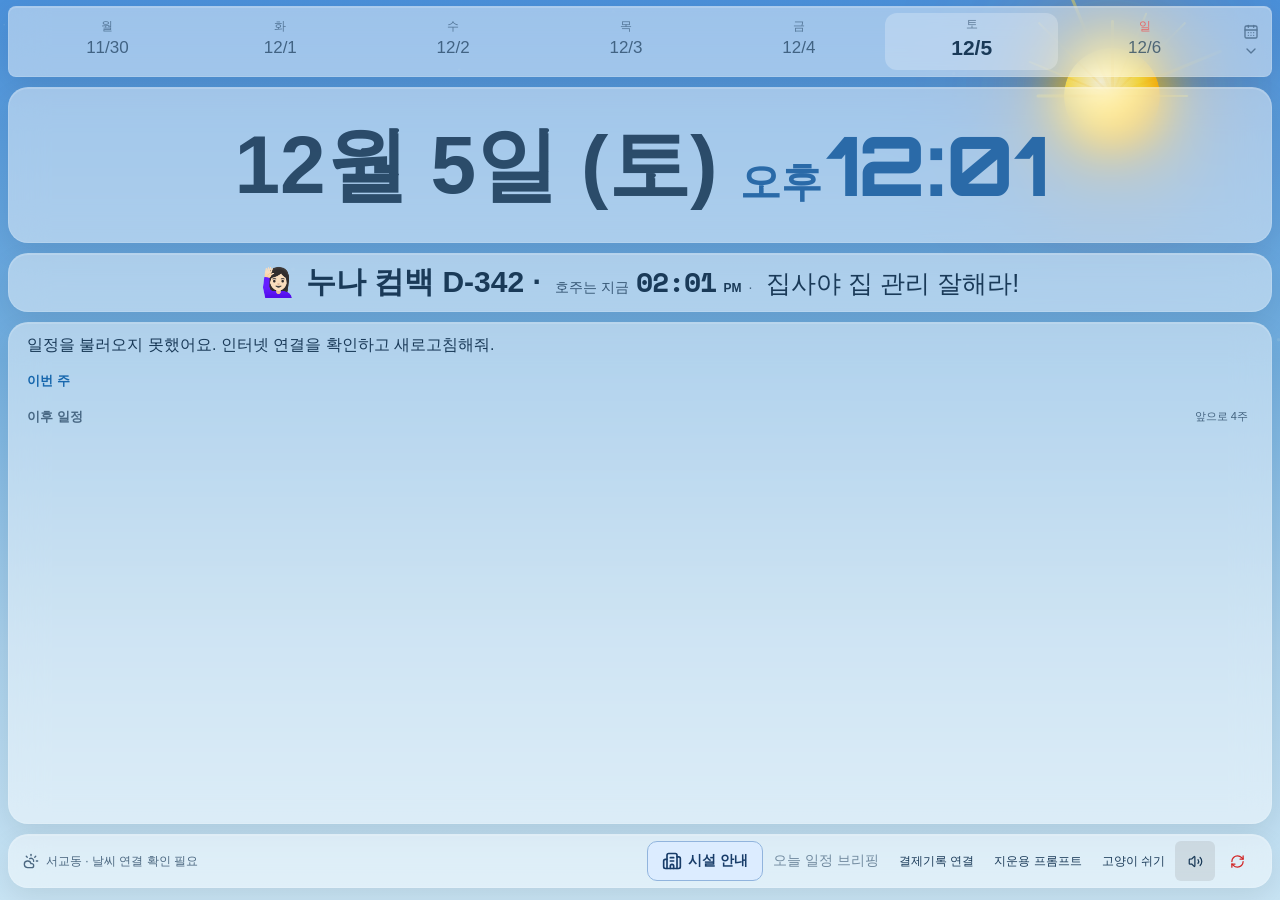
<file: index.html>
<!DOCTYPE html>
<html lang="ko">
<head>
  <meta charset="UTF-8">
  <meta name="viewport" content="width=device-width, initial-scale=1">
  <meta name="apple-mobile-web-app-capable" content="yes">
  <meta name="theme-color" content="#eef4f7">
  <title>우리 집 대시보드</title>
  <link rel="stylesheet" href="https://fonts.googleapis.com/css2?family=Orbitron:wght@700;800&family=Space+Mono:wght@700&display=swap">
  <link rel="stylesheet" href="styles.css?v=20261116-readable">
  <link rel="stylesheet" href="weather-scene.css">
  <link rel="stylesheet" href="legacy-look.css?v=20261117-waste-highlight">
  <script defer src="vendor/rrule.js"></script>
  <script defer src="vendor/lucide.min.js"></script>
  <script defer src="config.js?v=20261110-pet-voice"></script>
  <script defer src="schedule.js?v=20261110-payments2"></script>
  <script defer src="weather-scene.js"></script>
  <script defer src="facilities.js?v=20261117-waste-highlight"></script>
  <script defer src="house-cat.js?v=20261116-cat-routine"></script>
  <link rel="stylesheet" href="house-cat.css?v=20261116-cat-routine">
  <script defer src="briefing.js?v=20261117-australia-ampm"></script>
  <script defer src="payments.js?v=20261110"></script>
  <script defer src="payment-pet.js?v=20261116-cat-routine"></script>
  <script defer src="cloud-voice.js?v=20261110"></script>
  <script defer src="handoff.js?v=20261110"></script>
  <script defer src="app.js?v=20261117-waste-highlight"></script>
</head>
<body>
  <div id="bg-wrap" aria-hidden="true">
    <div id="sun"><div id="sun-rays"></div></div>
    <div id="moon"></div>
    <div id="clouds-wrap"></div>
    <div id="fog-wrap"></div>
    <canvas id="bg-canvas"></canvas>
    <div id="lightning"></div>
  </div>
  <main id="dashboard">
    <button id="weekly-toggle" class="card" aria-expanded="false" aria-controls="calendar-panel" title="주간 달력 열기">
      <span id="weekly-row"></span><span class="calendar-indicator"><i data-lucide="calendar-days"></i><i data-lucide="chevron-down"></i></span>
    </button>

    <section id="calendar-panel" class="card" hidden aria-label="일정 달력">
      <div class="calendar-toolbar">
        <div class="calendar-heading"><h2 id="calendar-title"></h2><span id="calendar-mode-label"></span></div>
        <div class="calendar-controls">
          <div class="segmented"><button id="mode-week" aria-pressed="true">주간</button><button id="mode-month" aria-pressed="false">월간</button></div>
          <button id="calendar-prev" class="icon-button" title="이전" aria-label="이전"><i data-lucide="chevron-left"></i></button>
          <button id="calendar-today" class="text-button">오늘</button>
          <button id="calendar-next" class="icon-button" title="다음" aria-label="다음"><i data-lucide="chevron-right"></i></button>
          <button id="calendar-close" class="icon-button" title="달력 닫기" aria-label="달력 닫기"><i data-lucide="x"></i></button>
        </div>
      </div>
      <div id="calendar-grid"></div>
    </section>

    <section class="day-header card" aria-label="현재 날짜와 시각">
      <div><p id="full-date"></p><h1 id="day-title">오늘</h1></div>
  <time id="clock" aria-label="한국 현재 시각"></time>
    </section>

    <section class="message-band card" aria-label="오늘의 한마디">
      <p id="message-source" hidden>오늘의 한마디</p>
      <span id="sync-status" class="sr-only" role="status">일정 불러오는 중</span>
      <div class="message-body"><span id="message-symbol" aria-hidden="true">🙋🏻‍♀️</span><div class="message-copy" tabindex="0" aria-label="오늘의 한마디 · 긴 문구는 좌우로 스크롤할 수 있어요"><div class="message-track"><strong id="return-countdown" hidden></strong><time id="australia-time" title="누나가 있는 멜버른의 현지 시각 · 서머타임 자동 반영" hidden><span class="australia-label">호주는 지금</span><strong id="australia-digits"></strong><span id="australia-period"></span></time><p id="message-text">날씨를 확인하고 있어. 나가기 전에 비 오는지 보고, 쌀쌀하면 겉옷 챙겨가.</p></div></div></div>
    </section>

    <div class="schedule-layout card">
      <section id="payment-section" hidden aria-label="결제할 것"><div id="payment-reminders"></div></section>
      <section class="today-section" aria-labelledby="today-heading">
        <div hidden><h2 id="today-heading">오늘 일정</h2><span id="today-count"></span></div>
        <div id="today-events" class="today-events"><p class="empty">일정을 불러오고 있어요.</p></div>
      </section>
      <section class="upcoming-section" aria-label="다가오는 일정">
        <div class="section-heading"><h2>이번 주</h2><span id="week-range"></span></div>
        <div id="week-events"></div>
        <div class="section-heading later-heading"><h2>이후 일정</h2><span>앞으로 4주</span></div>
        <div id="later-events"></div>
        <div id="pending-section" hidden><div class="section-heading later-heading"><h2>예약 확인</h2></div><div id="pending-events"></div></div>
      </section>
    </div>

    <footer class="card">
      <span id="weather-summary"><i data-lucide="cloud-sun"></i><span id="weather-small">서교동 · 날씨 확인 중</span></span>
      <button id="facility-toggle" class="text-button" aria-expanded="false" aria-controls="facility-panel"><i data-lucide="building-2"></i> 시설 안내</button>
      <button id="today-briefing" class="text-button" aria-haspopup="dialog" disabled>오늘 일정 브리핑</button>
      <button id="payment-connect" class="text-button" aria-haspopup="dialog">결제기록 연결</button>
      <button id="background-setup" class="text-button" aria-haspopup="dialog">지운용 프롬프트</button>
      <button id="payment-pet-pause" class="text-button" aria-pressed="false" aria-label="고양이 움직임 멈추기">고양이 쉬기</button>
      <div class="header-tools">
        <button id="sound-toggle" class="icon-button" title="음성 알림 켜기" aria-label="음성 알림 켜기" aria-pressed="false"><i data-lucide="volume-x"></i></button>
        <button id="refresh" class="icon-button" title="새로고침" aria-label="새로고침"><i data-lucide="refresh-cw"></i></button>
      </div>
    </footer>
    <aside id="facility-panel" class="card" hidden aria-label="시설 안내">
      <button id="facility-gym" class="facility-option" aria-haspopup="dialog" title="헬스장 운영시간과 상태"><strong>헬스장</strong><span id="gym-summary">회원권 이용 가능 · 운동 재개</span><i data-lucide="chevron-right"></i></button>
      <button id="facility-roof" class="facility-option" aria-haspopup="dialog" title="옥상 운영시간과 상태"><strong>옥상</strong><span id="roof-summary">폐쇄</span><i data-lucide="chevron-right"></i></button>
      <button id="facility-library" class="facility-option" aria-haspopup="dialog" title="도서관 운영시간과 상태"><strong>도서관</strong><span id="library-hours">운영시간 확인 중</span><i data-lucide="chevron-right"></i></button>
    </aside>
  </main>

  <div id="detail-overlay" class="overlay" hidden>
    <section id="detail-dialog" class="dialog card" role="dialog" aria-modal="true" aria-labelledby="detail-title" tabindex="-1">
      <button id="detail-close" class="icon-button dialog-close" title="닫기" aria-label="닫기"><i data-lucide="x"></i></button>
      <p id="detail-label" class="eyebrow"></p><h2 id="detail-title"></h2><div id="detail-content"></div>
    </section>
  </div>
  <div id="alert" hidden role="alert"><i data-lucide="bell-ring"></i><div><strong id="alert-title"></strong><p id="alert-text"></p></div><button id="alert-close" class="icon-button" aria-label="알림 닫기" title="알림 닫기"><i data-lucide="x"></i></button></div>
</body>
</html>
</file>
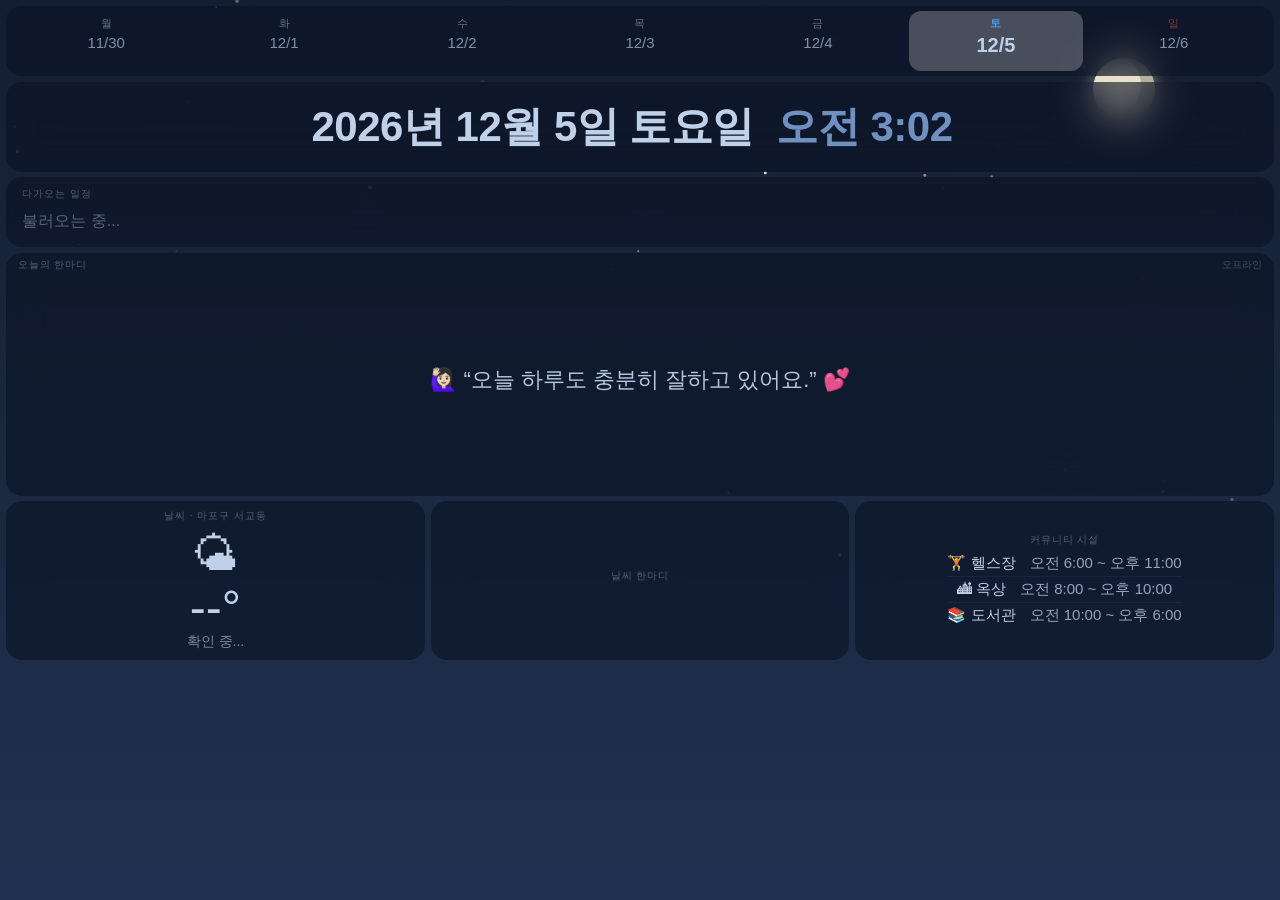
<file: dashboard.html>
<!DOCTYPE html>
<html lang="ko">
<head>
  <meta charset="UTF-8"/>
  <meta name="viewport" content="width=device-width, initial-scale=1.0, user-scalable=no"/>
  <meta name="apple-mobile-web-app-capable" content="yes"/>
  <meta name="apple-mobile-web-app-status-bar-style" content="black-translucent"/>
  <title>우리 집 대시보드</title>
  <style>
    *{margin:0;padding:0;box-sizing:border-box;}
    html,body{height:100%;overflow:hidden;}
    #bg-wrap{position:fixed;top:0;left:0;width:100%;height:100%;z-index:0;overflow:hidden;transition:background 3s ease;}
    #bg-canvas{position:absolute;top:0;left:0;width:100%;height:100%;pointer-events:none;}
    #lightning{position:absolute;top:0;left:0;width:100%;height:100%;pointer-events:none;background:rgba(200,220,255,0);transition:background 0.05s;}
    #sun{position:absolute;width:88px;height:88px;border-radius:50%;background:radial-gradient(circle at 38% 38%,#fff9d0,#ffd700 55%,#ff9900);box-shadow:0 0 30px #ffd700,0 0 70px rgba(255,180,0,0.55);top:55px;right:130px;display:none;animation:sunPulse 4s ease-in-out infinite;overflow:visible;}
    #sun-rays{position:absolute;top:0;left:0;width:88px;height:88px;animation:raysRotate 22s linear infinite;}
    .ray{position:absolute;width:2px;border-radius:2px;background:linear-gradient(to bottom,rgba(255,220,80,0.85),transparent);transform-origin:50% 100%;}
    @keyframes sunPulse{0%,100%{box-shadow:0 0 30px #ffd700,0 0 70px rgba(255,180,0,0.55);}50%{box-shadow:0 0 50px #ffd700,0 0 110px rgba(255,180,0,0.65);}}
    @keyframes raysRotate{to{transform:rotate(360deg);}}
    #moon{position:absolute;width:62px;height:62px;border-radius:50%;background:#e8e2cc;box-shadow:0 0 18px rgba(220,210,175,0.55),inset -14px -4px 0 rgba(0,0,0,0.22);top:58px;right:125px;display:none;}
    .cloud{position:absolute;border-radius:60px;animation:cloudDrift linear infinite;}
    @keyframes cloudDrift{from{transform:translateX(-160%)}to{transform:translateX(calc(100vw + 160%))}}
    #dash{position:relative;z-index:2;width:100%;height:100vh;height:-webkit-fill-available;padding:0.4rem;font-family:-apple-system,BlinkMacSystemFont,'Helvetica Neue',sans-serif;display:flex;flex-direction:column;gap:0.35rem;overflow:hidden;transition:color 2.5s ease;}
    .card{border-radius:16px;padding:0.6rem 1rem;backdrop-filter:blur(18px);-webkit-backdrop-filter:blur(18px);transition:background 2.5s ease;}
    .section-label{font-size:10px;font-weight:500;letter-spacing:.1em;text-transform:uppercase;opacity:.38;margin-bottom:4px;}

    /* 1행: 날짜+시간 */
    #header-card{   display:flex;   justify-content:center;   align-items:center;   flex-shrink:0;   position:relative;   min-height:90px; }
    #header-center{display:flex;align-items:baseline;}
    #date-display{font-size:42px;font-weight:600;line-height:1;letter-spacing:-.5px;}
    #time-display{font-size:42px;font-weight:600;line-height:1;letter-spacing:-.5px;margin-left:1.4rem;transition:color 2.5s ease;}
    #greeting{font-size:13px;opacity:.4;margin-left:1rem;}
    #theme-icon{position:absolute;right:.5rem;font-size:26px;}

    /* 1행: 위클리 캘린더 */
    #weekly-card{flex-shrink:0;padding:.3rem 0.8rem;}
    #weekly-row{display:grid;grid-template-columns:repeat(7,1fr);gap:4px;}
    .week-day{display:flex;flex-direction:column;align-items:center;gap:3px;padding:5px 4px;border-radius:10px;transition:background .3s;}
    .week-day-name{font-size:11px;font-weight:500;opacity:.48;text-transform:uppercase;}
    .week-date{font-size:15px;font-weight:500;opacity:.65;}
    .week-dot{width:5px;height:5px;border-radius:50%;margin-top:1px;opacity:0;}
    .week-day.today{background:rgba(255,255,255,0.24);border-radius:12px;}
    .week-day.today .week-day-name{opacity:.88;font-weight:700;}
    .week-day.today .week-date{font-size:20px;font-weight:700;opacity:1;}
    .week-day.has-event .week-dot{opacity:.75;}

    /* 3행: 다가오는 일정 */
    #events-card{flex:0 0 auto;max-height:150px;overflow:hidden;}
    .event-item{display:flex;align-items:center;gap:16px;padding:4px 0;border-bottom:1px solid rgba(128,128,128,.12);}
    .event-item:last-child{border-bottom:none;}
    .event-dday{font-size:14px;font-weight:700;min-width:56px;text-align:center;padding:5px 8px;border-radius:8px;flex-shrink:0;}
    .dday-today{background:rgba(200,0,0,.16);color:#c00;}
    .dday-soon{background:rgba(200,0,0,.12);color:#c00;}
    .dday-later{background:rgba(128,128,128,.15);}
    .event-when{display:flex;align-items:center;gap:10px;flex-shrink:0;}
    .event-date-txt{font-size:18px;font-weight:500;opacity:.9;white-space:nowrap;}
    .event-sep{font-size:14px;opacity:.3;}
    .event-time-txt{font-size:18px;opacity:.65;white-space:nowrap;}
    .event-title{font-size:21px;font-weight:500;flex:1;padding-left:12px;}
    .event-badge{font-size:12px;padding:3px 9px;border-radius:6px;opacity:.7;white-space:nowrap;flex-shrink:0;}

    /* 4행: 한마디 */
    #quote-card{flex:.5;padding:.3rem 0.7rem;display:flex;flex-direction:column;justify-content:center;}
    .quote-header{display:flex;justify-content:space-between;align-items:center;margin-bottom:3px;}
    .quote-label{font-size:10px;font-weight:500;letter-spacing:.1em;text-transform:uppercase;opacity:.38;}
    #sync-status{font-size:10px;opacity:.28;}
    .quote-body{display:flex;justify-content:center;align-items:center;text-align:center;flex:1;}
    .quote-text{font-size:22px;line-height:1.4;opacity:.95;font-weight:500;}
    .quote-author{font-size:13px;opacity:.38;margin-top:4px;text-align:center;}

    /* 5행: 날씨/멘트/시설 */
    #bottom-row{display:grid;grid-template-columns:1fr 1fr 1fr;gap:.4rem;}
    #weather-card{display:flex;flex-direction:column;justify-content:flex-start;align-items:center;text-align:center;padding:.5rem .8rem;}
    .weather-top{display:flex;flex-direction:column;align-items:center;gap:3px;}
    .weather-temp{font-size:48px;font-weight:500;line-height:1;}
    .weather-meta{display:flex;flex-direction:column;gap:1px;align-items:center;}
    .weather-meta span{font-size:14px;opacity:.6;}
    #comment-card{display:flex;flex-direction:column;justify-content:center;align-items:center;gap:5px;text-align:center;padding:.5rem .8rem;}
    .wcl{font-size:15px;font-weight:500;opacity:.9;background:rgba(128,128,128,.14);padding:4px 12px;border-radius:22px;display:inline-block;}
    #facility-card{display:flex;flex-direction:column;justify-content:center;align-items:center;text-align:center;padding:.5rem .8rem;}
    .fac-row{display:flex;justify-content:center;align-items:center;padding:3px 0;border-bottom:1px solid rgba(128,128,128,.1);gap:14px;width:100%;}
    .fac-row:last-child{border-bottom:none;}
    .fac-name{font-size:15px;white-space:nowrap;}
    .fac-time{font-size:15px;font-weight:500;opacity:.75;white-space:nowrap;}
    .closed{opacity:.32;text-decoration:line-through;}

    /* 알림 팝업 */
    #alert-popup{display:none;position:fixed;bottom:24px;left:50%;transform:translateX(-50%);z-index:999;background:rgba(15,22,38,0.94);color:#fff;border-radius:22px;padding:18px 22px;min-width:300px;max-width:520px;backdrop-filter:blur(24px);-webkit-backdrop-filter:blur(24px);box-shadow:0 8px 32px rgba(0,0,0,0.45);cursor:pointer;border:1px solid rgba(255,255,255,0.14);text-align:center;animation:slideUp .4s cubic-bezier(.34,1.56,.64,1);}
    @keyframes slideUp{from{transform:translateX(-50%) translateY(80px);opacity:0;}to{transform:translateX(-50%) translateY(0);opacity:1;}}
    #alert-popup .al-close{display:block;font-size:11px;opacity:.4;text-align:right;margin-bottom:8px;}
    #alert-popup .al-title{font-size:12px;opacity:.55;margin-bottom:6px;}
    #alert-popup .al-countdown{font-size:44px;font-weight:700;letter-spacing:-.5px;line-height:1;margin-bottom:4px;}
    #alert-popup .al-clock{font-size:17px;opacity:.62;margin-bottom:10px;}
    #alert-popup .al-event{font-size:15px;opacity:.72;border-top:1px solid rgba(255,255,255,0.12);padding-top:10px;}
    #alert-popup .al-hint{font-size:11px;opacity:.3;margin-top:8px;}
  </style>
</head>
<body>
<div id="bg-wrap">
  <div id="sun"><div id="sun-rays"></div></div>
  <div id="moon"></div>
  <div id="clouds-wrap" style="position:absolute;top:0;left:0;width:100%;height:100%;pointer-events:none;overflow:hidden;"></div>
  <canvas id="bg-canvas"></canvas>
  <div id="lightning"></div>
</div>

<div id="dash">

  <!-- 1행: 위클리 캘린더 -->
  <div id="weekly-card" class="card">
    <div id="weekly-row"></div>
  </div>

  <!-- 2행: 날짜+시간 -->
  <div id="header-card" class="card">
    <div id="header-center">
      <div id="date-display">로딩 중...</div>
      <div id="time-display">--:--</div>
      <div id="greeting"></div>
    </div>
    <div id="theme-icon">☀️</div>
  </div>

  <!-- 3행: 다가오는 일정 -->
  <div id="events-card" class="card">
    <div class="section-label">다가오는 일정</div>
    <div id="events-list"><div style="opacity:.4;font-size:16px;padding:6px 0;">불러오는 중...</div></div>
  </div>

  <!-- 4행: 오늘의 한마디 -->
  <div id="quote-card" class="card">
    <div class="quote-header">
      <span class="quote-label">오늘의 한마디</span>
      <span id="sync-status"></span>
    </div>
    <div class="quote-body">
      <div>
        <div class="quote-text" id="quote-text">불러오는 중...</div>
        <div class="quote-author" id="quote-author"></div>
      </div>
    </div>
  </div>

  <!-- 5행: 날씨 / 멘트 / 시설 -->
  <div id="bottom-row">
    <div id="weather-card" class="card">
      <div class="section-label">날씨 · 마포구 서교동</div>
      <div class="weather-top">
        <div id="weather-icon" style="font-size:46px;">🌤</div>
        <div class="weather-meta">
          <div class="weather-temp" id="weather-temp">--°</div>
          <span id="weather-desc">확인 중...</span>
          <span id="weather-feels"></span>
        </div>
      </div>
    </div>
    <div id="comment-card" class="card">
      <div class="section-label">날씨 한마디</div>
      <div id="weather-comments"></div>
    </div>
    <div id="facility-card" class="card">
      <div class="section-label">커뮤니티 시설</div>
      <div id="facility-list"></div>
    </div>
  </div>

</div>

<div id="alert-popup" onclick="closeAlert()">
  <span class="al-close">탭해서 닫기 ✕</span>
  <div class="al-title">🔔 곧 일정이 있어요</div>
  <div class="al-countdown" id="al-countdown"></div>
  <div class="al-clock" id="al-time-text"></div>
  <div class="al-event" id="al-event-title"></div>
  <div class="al-hint">탭하면 닫혀요 · 15초 후 자동으로 사라져요</div>
</div>

<script>
var FIXED_LAT=37.5546,FIXED_LON=126.9236;
var SHEET_ID="1Iu8teB0ds5lzNVZwb-V353WnEjzlSU4anMAcMZJ0LY4";
var OPENSHEET_URL="https://opensheet.elk.sh/"+SHEET_ID+"/%EC%8B%9C%ED%8A%B81";
var HOLIDAYS_2026={
  '2026-01-01':'신정','2026-01-28':'설연휴','2026-01-29':'설날','2026-01-30':'설연휴',
  '2026-03-01':'삼일절','2026-05-05':'어린이날','2026-05-25':'부처님오신날',
  '2026-06-06':'현충일','2026-08-15':'광복절','2026-10-03':'개천절',
  '2026-10-04':'추석','2026-10-05':'추석연휴','2026-10-09':'한글날','2026-12-25':'성탄절',
};
var DAYS_KR=["일요일","월요일","화요일","수요일","목요일","금요일","토요일"];
var DAYS_SHORT=["일","월","화","수","목","금","토"];
var MONTHS_KR=["1월","2월","3월","4월","5월","6월","7월","8월","9월","10월","11월","12월"];
var FAC={
  gym:{name:"🏋 헬스장",hours:{0:"10:00~18:00",1:null,2:"06:00~23:00",3:"06:00~23:00",4:"06:00~23:00",5:"06:00~23:00",6:"06:00~23:00"}},
  roof:{name:"🏙 옥상",hours:{0:"08:00~22:00",1:"08:00~22:00",2:"08:00~22:00",3:"08:00~22:00",4:"08:00~22:00",5:"08:00~22:00",6:"08:00~22:00"}},
  library:{name:"📚 도서관",hours:{0:null,1:null,2:"10:00~19:00",3:"10:00~19:00",4:"10:00~19:00",5:"10:00~19:00",6:"10:00~18:00"}},
};

var THEMES={
  clearDay:    {bg:"linear-gradient(180deg,#4A90D9 0%,#72AEDE 40%,#A8CFEA 72%,#C8E4F4 100%)",text:"#1A3A58",timeColor:"#2A6AA8",card:"rgba(255,255,255,0.46)"},
  sunrise:     {bg:"linear-gradient(180deg,#5B6BAE 0%,#A07EB8 30%,#E89878 62%,#F8CFA0 100%)",text:"#2A1840",timeColor:"#7A4080",card:"rgba(255,255,255,0.40)"},
  sunset:      {bg:"linear-gradient(180deg,#5068A8 0%,#9868A8 28%,#D87868 58%,#F0B080 100%)",text:"#201030",timeColor:"#6838A0",card:"rgba(255,255,255,0.38)"},
  clearNight:  {bg:"linear-gradient(180deg,#1E2C4A 0%,#283C5E 45%,#344D78 100%)",text:"#D8E8FF",timeColor:"#90B0E0",card:"rgba(20,30,55,0.55)"},
  deepNight:   {bg:"linear-gradient(180deg,#141E32 0%,#1A2840 50%,#203050 100%)",text:"#C0D0E8",timeColor:"#7090C0",card:"rgba(12,18,35,0.58)"},
  partlyCloudy:{bg:"linear-gradient(180deg,#5898C8 0%,#80B4D4 38%,#A8CCDE 72%,#C8DDE8 100%)",text:"#183048",timeColor:"#2A6090",card:"rgba(255,255,255,0.46)"},
  cloudy:      {bg:"linear-gradient(180deg,#6A8098 0%,#8A9EB0 38%,#A8B8C4 72%,#C0CDD6 100%)",text:"#1E2C38",timeColor:"#3A5870",card:"rgba(255,255,255,0.46)"},
  foggy:       {bg:"linear-gradient(180deg,#9AAAB2 0%,#B0BEC6 48%,#CDD8DC 100%)",text:"#243038",timeColor:"#485A68",card:"rgba(255,255,255,0.48)"},
  drizzle:     {bg:"linear-gradient(180deg,#4A607A 0%,#607888 48%,#7E9098 100%)",text:"#D8E5EE",timeColor:"#90B0C8",card:"rgba(30,42,55,0.52)"},
  rain:        {bg:"linear-gradient(180deg,#344456 0%,#445464 45%,#546475 100%)",text:"#D0DDE8",timeColor:"#7898B8",card:"rgba(22,32,45,0.55)"},
  snow:        {bg:"linear-gradient(180deg,#8898A8 0%,#A8B8C8 42%,#C8D8E0 72%,#E0EAED 100%)",text:"#1E2E3A",timeColor:"#486078",card:"rgba(255,255,255,0.50)"},
  storm:       {bg:"linear-gradient(180deg,#222C40 0%,#2C3850 45%,#384560 100%)",text:"#C0D0E0",timeColor:"#6888B0",card:"rgba(15,20,35,0.60)"},
};

function getThemeKey(code,hour){
  var night=hour<5||hour>=21,sunrise=hour>=5&&hour<8,sunset=hour>=18&&hour<21,deep=hour>=23||hour<4;
  if(code===0||code===1){if(deep)return'deepNight';if(night)return'clearNight';if(sunrise)return'sunrise';if(sunset)return'sunset';return'clearDay';}
  if(code===2)return night?'cloudy':'partlyCloudy';
  if(code===3)return'cloudy';
  if(code===45||code===48)return'foggy';
  if(code===51||code===53||code===55)return'drizzle';
  if(code===61||code===63||code===65||code===80||code===81||code===82)return'rain';
  if(code===71||code===73||code===75||code===77)return'snow';
  if(code===95||code===96||code===99)return'storm';
  return night?'clearNight':'clearDay';
}

var currentKey='',animFrame=null,ltTimer=null;
function applyTheme(key){
  var t=THEMES[key]||THEMES.clearDay;
  document.getElementById('bg-wrap').style.background=t.bg;
  document.getElementById('dash').style.color=t.text;
  document.getElementById('time-display').style.color=t.timeColor;
  document.querySelectorAll('.card').forEach(function(c){c.style.background=t.card;});
  if(key===currentKey)return;
  currentKey=key;
  buildScene(key);
  startParticles(key);
}

function buildScene(key){
  var sun=document.getElementById('sun'),moon=document.getElementById('moon'),cw=document.getElementById('clouds-wrap');
  var rays=document.getElementById('sun-rays');
  if(!rays.dataset.built){
    rays.dataset.built='1';
    for(var i=0;i<12;i++){var ray=document.createElement('div');ray.className='ray';var len=32+(i%3)*12,total=44+len;ray.style.cssText='height:'+total+'px;width:2px;left:43px;top:'+(44-total)+'px;transform-origin:50% 100%;transform:rotate('+(i*30)+'deg);';rays.appendChild(ray);}
  }
  sun.style.display=(key==='clearDay'||key==='sunrise')?'block':'none';
  moon.style.display=(key==='clearNight'||key==='deepNight')?'block':'none';
  cw.innerHTML='';
  var cloudKeys=['partlyCloudy','cloudy','drizzle','rain','storm','sunset'];
  if(cloudKeys.indexOf(key)>=0){
    var cnt=(key==='cloudy'||key==='rain'||key==='storm')?6:3;
    var dark=(key==='rain'||key==='storm'||key==='drizzle');
    for(var i=0;i<cnt;i++){var cl=document.createElement('div');cl.className='cloud';var w=110+Math.random()*160,h=w*.36,top=20+Math.random()*200,dur=45+Math.random()*55,delay=-Math.random()*dur,color=dark?'rgba(35,45,58,0.82)':'rgba(255,255,255,0.78)';cl.style.cssText='width:'+w+'px;height:'+h+'px;top:'+top+'px;background:'+color+';animation-duration:'+dur+'s;animation-delay:'+delay+'s;';cl.innerHTML='<div style="position:absolute;width:'+(h*1.5)+'px;height:'+(h*1.5)+'px;background:'+color+';border-radius:50%;top:-'+(h*.55)+'px;left:'+(w*.18)+'px;"></div><div style="position:absolute;width:'+(h*1.2)+'px;height:'+(h*1.2)+'px;background:'+color+';border-radius:50%;top:-'+(h*.38)+'px;left:'+(w*.44)+'px;"></div>';cw.appendChild(cl);}
  }
  if(ltTimer){clearInterval(ltTimer);ltTimer=null;}
  if(key==='storm'){ltTimer=setInterval(function(){if(Math.random()<0.28){var el=document.getElementById('lightning');el.style.background='rgba(200,220,255,0.38)';setTimeout(function(){el.style.background='rgba(200,220,255,0)';},90);}},3200);}
}

function startParticles(key){
  if(animFrame){cancelAnimationFrame(animFrame);animFrame=null;}
  var canvas=document.getElementById('bg-canvas'),ctx=canvas.getContext('2d');
  canvas.width=window.innerWidth;canvas.height=window.innerHeight;
  ctx.clearRect(0,0,canvas.width,canvas.height);
  var pts=[];
  if(key==='rain'||key==='drizzle'||key==='storm'){
    var cnt=key==='drizzle'?75:220;
    for(var i=0;i<cnt;i++)pts.push({x:Math.random()*canvas.width,y:Math.random()*canvas.height,spd:key==='drizzle'?3+Math.random()*3:10+Math.random()*10,len:key==='drizzle'?7+Math.random()*7:14+Math.random()*18,op:.18+Math.random()*.38});
    (function loop(){ctx.clearRect(0,0,canvas.width,canvas.height);pts.forEach(function(p){ctx.beginPath();ctx.lineWidth=1;ctx.globalAlpha=p.op;ctx.strokeStyle='rgba(175,210,255,1)';ctx.moveTo(p.x,p.y);ctx.lineTo(p.x-p.len*.18,p.y-p.len);ctx.stroke();p.y+=p.spd;p.x+=p.spd*.18;if(p.y>canvas.height){p.y=-20;p.x=Math.random()*canvas.width;}});ctx.globalAlpha=1;animFrame=requestAnimationFrame(loop);})();
  } else if(key==='snow'){
    for(var i=0;i<130;i++)pts.push({x:Math.random()*canvas.width,y:Math.random()*canvas.height,r:1.5+Math.random()*3.5,spd:.4+Math.random()*1.2,dr:(Math.random()-.5)*.25,op:.55+Math.random()*.45,a:Math.random()*Math.PI*2});
    (function loop(){ctx.clearRect(0,0,canvas.width,canvas.height);pts.forEach(function(p){ctx.beginPath();ctx.arc(p.x,p.y,p.r,0,Math.PI*2);ctx.fillStyle='rgba(255,255,255,'+p.op+')';ctx.fill();p.y+=p.spd;p.a+=.018;p.x+=Math.sin(p.a)*p.dr;if(p.y>canvas.height){p.y=-8;p.x=Math.random()*canvas.width;}});animFrame=requestAnimationFrame(loop);})();
  } else if(key==='clearNight'||key==='deepNight'){
    for(var i=0;i<110;i++)pts.push({x:Math.random()*canvas.width,y:Math.random()*canvas.height*.72,r:.4+Math.random()*1.6,base:.25+Math.random()*.75,spd:.008+Math.random()*.025,off:Math.random()*Math.PI*2});
    var t=0;(function loop(){ctx.clearRect(0,0,canvas.width,canvas.height);t+=.018;pts.forEach(function(p){var op=p.base*(.5+.5*Math.sin(t*p.spd*60+p.off));ctx.beginPath();ctx.arc(p.x,p.y,p.r,0,Math.PI*2);ctx.fillStyle='rgba(255,252,230,'+op+')';ctx.fill();});animFrame=requestAnimationFrame(loop);})();
  }
}

function to12h(ts){var h=parseInt(ts.slice(0,2)),m=ts.slice(3,5);return(h<12?'오전':'오후')+' '+(h%12||12)+':'+m;}
function facTime(t){if(!t)return'휴무';var p=t.split('~');return p.length===2?to12h(p[0])+' ~ '+to12h(p[1]):t;}

/* ── 위클리 캘린더 ── */
var currentEventDates=[];
function buildWeekly(){
  var now=new Date();
  var dow=now.getDay();
  var monday=new Date(now);
  monday.setDate(now.getDate()-((dow+6)%7));
  var row=document.getElementById('weekly-row');
  row.innerHTML='';
  for(var i=0;i<7;i++){
    var d=new Date(monday);
    d.setDate(monday.getDate()+i);
    var isToday=d.toDateString()===now.toDateString();
    var dateStr=d.getFullYear()+'-'+String(d.getMonth()+1).padStart(2,'0')+'-'+String(d.getDate()).padStart(2,'0');
    var hasEvent=currentEventDates.indexOf(dateStr)>=0;
    var holiday=HOLIDAYS_2026[dateStr]||'';
    var isSat=d.getDay()===6;
    var isSun=d.getDay()===0;
    var isRed=isSun||!!holiday;
    var dayNameColor=isRed?'color:rgba(255,90,90,0.95);':isSat?'color:rgba(80,170,255,0.95);':'';
    var bottom='';
    if(hasEvent) bottom='<span class="week-dot" style="background:#FFD700;opacity:1;"></span>';
    else if(holiday) bottom='<span style="font-size:8px;opacity:.75;'+(isRed?'color:rgba(255,100,100,.9)':'')+';line-height:1;display:block;text-align:center;white-space:nowrap;overflow:hidden;max-width:100%;">'+holiday+'</span>';
    else bottom='<span class="week-dot"></span>';
    var div=document.createElement('div');
    div.className='week-day'+(isToday?' today':'');
    div.innerHTML=
      '<span class="week-day-name" style="'+dayNameColor+'">'+DAYS_SHORT[d.getDay()]+'</span>'+
      '<span class="week-date">'+(d.getMonth()+1)+'/'+d.getDate()+'</span>'+
      bottom;
    row.appendChild(div);
  }
}

function updateClock(){
  var now=new Date(),h=now.getHours();
  document.getElementById('time-display').textContent=' '+to12h(String(h).padStart(2,'0')+':'+String(now.getMinutes()).padStart(2,'0'));
  document.getElementById('date-display').textContent=now.getFullYear()+'년 '+MONTHS_KR[now.getMonth()]+' '+now.getDate()+'일 '+DAYS_KR[now.getDay()];
  document.getElementById('theme-icon').textContent=THEMES[currentKey]?'':' ';
}

function loadFacility(){
  var dow=new Date().getDay();
  document.getElementById('facility-list').innerHTML=['gym','roof','library'].map(function(k){var f=FAC[k],t=f.hours[dow];return'<div class="fac-row"><span class="fac-name'+(!t?' closed':'')+'">'+f.name+'</span><span class="fac-time'+(!t?' closed':'')+'">'+facTime(t)+'</span></div>';}).join('');
}

function renderEvents(events){
  var list=document.getElementById('events-list');
  var now=new Date(),todayMid=new Date(now.getFullYear(),now.getMonth(),now.getDate()),todayStr=now.toISOString().slice(0,10);
  currentEventDates=events.map(function(e){return e.date;});
  buildWeekly();
  var sorted=events.filter(function(e){return e.date>=todayStr;}).sort(function(a,b){return(a.date+a.time).localeCompare(b.date+b.time);}).slice(0,4);
  if(!sorted.length){list.innerHTML='<div style="opacity:.4;font-size:17px;padding:6px 0;">다가오는 일정이 없어요 😊</div>';return;}
  list.innerHTML=sorted.map(function(ev){
    var evDate=new Date(ev.date+'T'+ev.time);
    var diff=Math.round((new Date(evDate.getFullYear(),evDate.getMonth(),evDate.getDate())-todayMid)/86400000);
    var dt=diff===0?'D-day':'D-'+diff;
    var dc=diff===0?'dday-today':diff===1?'dday-soon':'dday-later';
    var mo=parseInt(ev.date.slice(5,7)),d=parseInt(ev.date.slice(8,10));
    var bc=ev.type==='repeat'?'rgba(121,134,203,0.28)':'rgba(100,180,120,0.22)';
    var bt=ev.type==='repeat'?'🔁 '+ev.note:'1회';
    return'<div class="event-item"><div class="event-dday '+dc+'">'+dt+'</div><div class="event-when"><span class="event-date-txt">'+mo+'월 '+d+'일 ('+DAYS_KR[evDate.getDay()]+')</span><span class="event-sep">·</span><span class="event-time-txt">'+to12h(ev.time)+'</span></div><span class="event-title">'+ev.title+'</span><span class="event-badge" style="background:'+bc+';">'+bt+'</span></div>';
  }).join('');
}

function fetchSheetData(){
  fetch(OPENSHEET_URL).then(function(r){return r.json();}).then(function(rows){
    var data={};rows.forEach(function(row){if(row.key)data[row.key]=row.value||'';});
    document.getElementById('quote-text').textContent='🙋🏻\u200d♀️ \u201C'+(data['quote']||'오늘 하루도 충분히 잘하고 있어요.')+'\u201D 💕';
    document.getElementById('quote-author').textContent=data['author']?'— '+data['author']:'';
    var events=[];
    for(var i=1;i<=10;i++){if(data['event'+i+'_date']&&data['event'+i+'_time']&&data['event'+i+'_title']){var rep=data['event'+i+'_repeat']||'';events.push({date:data['event'+i+'_date'],time:data['event'+i+'_time'],title:data['event'+i+'_title'],type:rep?'repeat':'one-time',note:rep});}}
    renderEvents(events);
    var now=new Date();
    document.getElementById('sync-status').textContent=to12h(String(now.getHours()).padStart(2,'0')+':'+String(now.getMinutes()).padStart(2,'0'))+' 업데이트됨';
  }).catch(function(){document.getElementById('quote-text').textContent='🙋🏻\u200d♀️ \u201C오늘 하루도 충분히 잘하고 있어요.\u201D 💕';document.getElementById('sync-status').textContent='오프라인';});
}

/* ── 날씨 ── */
function makeComments(cur,high,low,maxP,aftP){
  var lines=[],diff=high-low,h=new Date().getHours();
  if(maxP>=70)lines.push('☂️ 우산 꼭 챙겨요!');
  else if(aftP>=50)lines.push('🌂 오후에 우산 챙겨요');
  else if(maxP>=30)lines.push('🌦 우산 챙겨두면 좋아요');
  else lines.push('☀️ 우산 없이 괜찮아요');
  if(diff>=10)lines.push('🧥 일교차 '+Math.round(diff)+'도! 겉옷 챙겨요');
  else if(diff>=7)lines.push('🌡 저녁엔 쌀쌀할 수 있어요');
  if(cur<=2)lines.push('🥶 많이 추워요. 따뜻하게 입어요');
  else if(cur<=8)lines.push('🧤 쌀쌀해요. 손 챙겨요');
  else if(cur>=28)lines.push('🥵 많이 더워요. 물 자주 마셔요');
  else if(cur>=23)lines.push('😊 오늘 날씨 따뜻해요');
  if(h>=5&&h<9)lines.push('🍳 아침 챙겨 먹었어요?');
  else if(h>=18&&h<21)lines.push('🌙 오늘도 수고했어요');
  return lines.slice(0,3);
}

function loadWeather(){
  fetch('https://api.open-meteo.com/v1/forecast?latitude='+FIXED_LAT+'&longitude='+FIXED_LON+'&current=temperature_2m,apparent_temperature,weather_code&hourly=precipitation_probability&daily=temperature_2m_max,temperature_2m_min&timezone=Asia%2FSeoul&forecast_days=1')
    .then(function(r){return r.json();})
    .then(function(data){
      var cur=Math.round(data.current.temperature_2m),feels=Math.round(data.current.apparent_temperature),code=data.current.weather_code;
      var high=Math.round(data.daily.temperature_2m_max[0]),low=Math.round(data.daily.temperature_2m_min[0]);
      var probs=(data.hourly&&data.hourly.precipitation_probability)||[];
      var maxP=Math.max.apply(null,probs.slice(0,24)),aftP=Math.max.apply(null,probs.slice(12,18));
      var icons={0:'☀️',1:'🌤️',2:'⛅',3:'☁️',45:'🌫️',51:'🌦️',53:'🌦️',61:'🌧️',63:'🌧️',65:'🌧️',71:'❄️',80:'🌦️',95:'⛈️'};
      var descs={0:'맑음',1:'대체로 맑음',2:'구름 조금',3:'흐림',45:'안개',51:'이슬비',53:'이슬비',61:'비',63:'비',65:'강한 비',71:'눈',80:'소나기',95:'뇌우'};
      document.getElementById('weather-icon').textContent=icons[code]||'🌡️';
      document.getElementById('weather-temp').textContent=cur+'°';
      document.getElementById('weather-desc').textContent=(descs[code]||'')+'  최고 '+high+'° / 최저 '+low+'°';
      document.getElementById('weather-feels').textContent='체감 '+feels+'°';
      document.getElementById('weather-comments').innerHTML=makeComments(cur,high,low,maxP,aftP).map(function(c){return'<span class="wcl">'+c+'</span>';}).join('');
      var key=getThemeKey(code,new Date().getHours());
      applyTheme(key);
      document.getElementById('theme-icon').textContent=icons[code]||'🌡️';
    }).catch(function(){function fixHeight(){document.getElementById('dash').style.height=window.innerHeight+'px';}
fixHeight();
window.addEventListener('resize',fixHeight);
window.addEventListener('orientationchange',function(){setTimeout(fixHeight,300);});
applyTheme(getThemeKey(0,new Date().getHours()));});
}

/* ── 알림 ── */
var notifiedEvents={},currentEvents=[];
function playChime(){
  try{
    var ac=new(window.AudioContext||window.webkitAudioContext)();
    var melody=[[523,0.00,0.45,0.18],[659,0.38,0.35,0.18],[784,0.68,0.35,0.18],[1047,0.96,0.65,0.20],[1319,1.54,0.32,0.16],[1047,1.80,0.32,0.18],[880,2.06,0.42,0.18],[784,2.44,0.55,0.18],[659,2.92,0.30,0.16],[784,3.16,0.30,0.18],[880,3.40,0.32,0.18],[1047,3.65,0.72,0.20],[880,4.30,0.30,0.16],[784,4.55,0.38,0.16],[659,4.87,0.32,0.16],[523,5.12,1.00,0.18]];
    melody.forEach(function(n){var osc=ac.createOscillator(),g=ac.createGain();osc.connect(g);g.connect(ac.destination);osc.frequency.value=n[0];osc.type='sine';var t=ac.currentTime+n[1];g.gain.setValueAtTime(0,t);g.gain.linearRampToValueAtTime(n[3],t+0.05);g.gain.setValueAtTime(n[3],t+n[2]*.55);g.gain.exponentialRampToValueAtTime(0.001,t+n[2]+0.25);osc.start(t);osc.stop(t+n[2]+0.3);var o2=ac.createOscillator(),g2=ac.createGain();o2.connect(g2);g2.connect(ac.destination);o2.frequency.value=n[0]*2;o2.type='triangle';g2.gain.setValueAtTime(0,t);g2.gain.linearRampToValueAtTime(n[3]*0.07,t+0.04);g2.gain.exponentialRampToValueAtTime(0.001,t+n[2]*.45);o2.start(t);o2.stop(t+n[2]*.5);});
  }catch(e){}
}
function closeAlert(){document.getElementById('alert-popup').style.display='none';}
function checkAlerts(){
  var now=new Date(),todayStr=now.toISOString().slice(0,10);
  currentEvents.forEach(function(ev){
    if(ev.date<todayStr)return;
    var evTime=new Date(ev.date+'T'+ev.time),diffMin=(evTime-now)/60000;
    var k30=ev.date+ev.time+'_30',k10=ev.date+ev.time+'_10';
    var trigKey=null,minsLeft=0;
    if(diffMin>0&&diffMin<=30&&diffMin>29&&!notifiedEvents[k30]){trigKey=k30;minsLeft=30;}
    else if(diffMin>0&&diffMin<=10&&diffMin>9&&!notifiedEvents[k10]){trigKey=k10;minsLeft=10;}
    if(trigKey){
      notifiedEvents[trigKey]=true;
      document.getElementById('al-countdown').textContent=minsLeft+'분 후';
      document.getElementById('al-time-text').textContent=to12h(ev.time);
      document.getElementById('al-event-title').textContent=ev.title;
      var popup=document.getElementById('alert-popup');
      popup.style.display='block';popup.style.animation='none';popup.offsetHeight;popup.style.animation='slideUp .4s cubic-bezier(.34,1.56,.64,1)';
      playChime();
      setTimeout(closeAlert,15000);
    }
  });
}

function fixHeight(){document.getElementById('dash').style.height=window.innerHeight+'px';}
fixHeight();
window.addEventListener('resize',fixHeight);
window.addEventListener('orientationchange',function(){setTimeout(fixHeight,300);});
applyTheme(getThemeKey(0,new Date().getHours()));
buildWeekly();
updateClock();
loadFacility();
loadWeather();
fetchSheetData();
setInterval(updateClock,10000);
setInterval(fetchSheetData,30000);
setInterval(loadWeather,600000);
setInterval(checkAlerts,30000);
window.addEventListener('resize',function(){var c=document.getElementById('bg-canvas');c.width=window.innerWidth;c.height=window.innerHeight;});
</script>
</body>
</html>
</file>
<file: styles.css>
:root { color-scheme: light; --ink: #243c49; --muted: #637b87; --line: #d6e2e8; --accent: #23775f; --danger: #ac493c; --paper: #fff; }
* { box-sizing: border-box; letter-spacing: 0; }
html { min-height: 100%; background: #eef4f7; }
body { margin: 0; color: var(--ink); font-family: -apple-system, BlinkMacSystemFont, "Helvetica Neue", sans-serif; font-size: 16px; }
button, a { -webkit-tap-highlight-color: transparent; }
button { font: inherit; color: inherit; cursor: pointer; }
button:focus-visible, a:focus-visible { outline: 3px solid #247eaf; outline-offset: 3px; }
button:disabled { opacity: .4; cursor: default; }
[hidden] { display: none !important; }
h1,h2,h3,p { margin: 0; }
button svg, .brand svg, footer svg { width: 20px; height: 20px; flex-shrink: 0; }
#dashboard { max-width: 1600px; margin: 0 auto; padding: 18px 30px 12px; min-height: 100vh; height: 100vh; display: flex; flex-direction: column; position: relative; }
.masthead, #weekly-toggle, .day-header, .message-band, footer { flex-shrink: 0; }
.masthead, .header-tools, .section-heading, .calendar-toolbar, .calendar-controls, footer { display: flex; align-items: center; justify-content: space-between; }
.masthead { margin-bottom: 12px; min-height: 38px; }
.brand { display: flex; align-items: center; gap: 8px; font-size: 16px; font-weight: 700; }
.brand svg { color: var(--accent); }
.header-tools { gap: 8px; }
#sync-status { font-size: 12px; color: var(--muted); margin-right: 6px; }
#sync-status.warning { color: var(--danger); }
.icon-button { width: 42px; height: 42px; display: inline-flex; align-items: center; justify-content: center; padding: 0; border: 1px solid transparent; border-radius: 6px; background: transparent; flex-shrink: 0; }
.icon-button:hover, .text-button:hover { background: #dde8ee; }
.icon-button[aria-pressed="true"] { background: #d8eee5; color: var(--accent); }
.text-button { display: inline-flex; align-items: center; justify-content: center; gap: 6px; border: 0; border-radius: 6px; background: transparent; min-height: 42px; padding: 0 10px; font-size: 14px; }
#weekly-toggle { width: 100%; border: 1px solid var(--line); background: #fff; border-radius: 8px; padding: 7px 12px; display: flex; align-items: center; text-align: center; }
#weekly-row { display: grid; grid-template-columns: repeat(7,minmax(0,1fr)); flex: 1; }
.strip-day { display: flex; align-items: center; justify-content: center; flex-direction: column; gap: 3px; min-height: 55px; border-radius: 6px; position: relative; }
.strip-day.today { background: #dcedf7; color: #185b84; }
.strip-day .weekday { color: var(--muted); font-size: 12px; }
.strip-day .strip-date { font-size: 17px; font-weight: 600; }
.strip-day.today .strip-date { font-weight: 800; }
.strip-dot { width: 4px; height: 4px; background: var(--accent); border-radius: 50%; }
.strip-dot.blank { visibility: hidden; }
.sunday .weekday, .sunday .day-number { color: var(--danger); }
.calendar-indicator { display: flex; flex-direction: column; gap: 3px; padding-left: 12px; color: var(--muted); }
.calendar-indicator svg { width: 16px; height: 16px; }
#calendar-panel { border-bottom: 1px solid var(--line); padding: 20px 0; flex: 1; min-height: 0; display: flex; flex-direction: column; overflow-y: auto; }
#dashboard.calendar-open .day-header, #dashboard.calendar-open .message-band, #dashboard.calendar-open .schedule-layout { display: none; }
.calendar-toolbar { margin-bottom: 14px; gap: 12px; flex-shrink: 0; }
.calendar-heading h2 { font-size: 21px; }
#calendar-mode-label { font-size: 12px; color: var(--muted); }
.calendar-controls { gap: 4px; }
.segmented { display: flex; padding: 3px; border: 1px solid var(--line); border-radius: 6px; margin-right: 8px; }
.segmented button { border: 0; background: transparent; font-size: 14px; min-height: 36px; min-width: 52px; border-radius: 4px; }
.segmented button[aria-pressed="true"] { background: #243c49; color: white; }
#calendar-grid { display: grid; grid-template-columns: repeat(7,minmax(0,1fr)); grid-template-rows: 32px; grid-auto-rows: minmax(80px,1fr); border-left: 1px solid var(--line); border-top: 1px solid var(--line); background: white; flex: 1; }
.calendar-cell { min-width: 0; border-right: 1px solid var(--line); border-bottom: 1px solid var(--line); padding: 8px; min-height: 80px; }
.calendar-cell.outside { background: #f4f7f9; }
.calendar-cell.today { background: #eff8f4; }
.day-number { display: inline-flex; align-items: center; justify-content: center; min-width: 32px; min-height: 32px; border: 0; background: transparent; font-size: 14px; font-weight: 600; padding: 0; border-radius: 4px; }
.today .day-number { background: var(--accent); color: white; }
.outside .day-number { color: #8c9da5; }
.calendar-weekday { padding: 8px; font-size: 12px; text-align: center; color: var(--muted); border-right: 1px solid var(--line); border-bottom: 1px solid var(--line); }
.calendar-event { display: block; text-align: left; width: 100%; border: 0; border-left: 3px solid #59a68b; background: #eaf6ef; padding: 5px 6px; margin: 5px 0; border-radius: 3px; font-size: 12px; line-height: 1.4; overflow-wrap: anywhere; }
.calendar-event .cal-time { display: block; color: #557568; font-size: 11px; }
.calendar-event.cancelled { text-decoration: line-through; opacity: .55; border-color: #a5afb5; background: #f1f3f4; }
.calendar-event.unconfirmed { background: #fff2db; border-color: #c6953b; }
.calendar-more { background: transparent; border: 0; color: var(--muted); font-size: 12px; min-height: 32px; }
.day-header { display: flex; align-items: center; justify-content: space-between; gap: 20px; padding: 24px 0 20px; }
#full-date { font-size: 15px; color: var(--muted); margin-bottom: 6px; }
#day-title { font-size: 34px; line-height: 1.15; font-weight: 750; }
#clock { font-variant-numeric: tabular-nums; font-size: 48px; font-weight: 650; white-space: nowrap; }
#clock .ampm { font-size: 17px; color: var(--muted); font-weight: 500; margin-right: 8px; }
.message-band { display: flex; align-items: center; gap: 14px; background: #e1efe9; padding: 15px 18px; border-left: 4px solid #6caa90; margin-bottom: 25px; }
.message-icon { color: #397d62; display: flex; flex-shrink: 0; }
.message-icon svg { width: 26px; height: 26px; }
#message-source { color: #59806e; font-size: 12px; margin-bottom: 4px; }
#message-text { font-size: 21px; font-weight: 600; line-height: 1.5; overflow-wrap: anywhere; }
.schedule-layout { display: grid; grid-template-columns: minmax(0,1.1fr) minmax(0,1fr); gap: 34px; min-height: 0; flex: 1; overflow: hidden; }
.today-section { overflow-y: auto; padding-right: 3px; }
.section-heading { min-height: 32px; margin-bottom: 12px; gap: 10px; }
.section-heading h2 { font-size: 18px; font-weight: 700; }
.section-heading > span { color: var(--muted); font-size: 12px; }
.upcoming-section { border-left: 1px solid var(--line); padding-left: 30px; overflow-y: auto; padding-right: 8px; scrollbar-width: thin; }
.upcoming-section::-webkit-scrollbar, .today-section::-webkit-scrollbar { width: 5px; }
.upcoming-section::-webkit-scrollbar-thumb, .today-section::-webkit-scrollbar-thumb { background: #bed0da; border-radius: 3px; }
.today-events { display: flex; flex-direction: column; gap: 12px; }
.event-card { display: block; width: 100%; text-align: left; background: #fff; border: 1px solid var(--line); border-left: 4px solid #92b9ce; border-radius: 8px; padding: 20px 22px; }
.event-card:hover { border-color: #93b7c9; }
.event-card.urgent { border-left-color: #c96652; background: #fff5f0; }
.event-card.past { opacity: .65; background: #f5f7f8; }
.event-top { display: flex; flex-wrap: wrap; align-items: center; justify-content: space-between; gap: 8px; margin-bottom: 12px; }
.event-time { font-size: 27px; font-weight: 700; font-variant-numeric: tabular-nums; }
.status-tag { font-size: 12px; color: #317860; background: #e6f2ec; border-radius: 4px; padding: 5px 8px; }
.urgent .status-tag { background: #f8e1d9; color: #a24732; }
.past .status-tag { background: #e6ebee; color: #687e88; }
.status-tag.needs-time { background: #fff0d2; color: #8e631e; }
.event-card h3 { font-size: 25px; line-height: 1.4; overflow-wrap: anywhere; }
.event-note { margin-top: 10px; color: var(--muted); font-size: 14px; line-height: 1.5; overflow-wrap: anywhere; }
.event-departure { display: block; margin-top: 13px; font-size: 16px; color: #9f4a38; font-weight: 650; }
.empty { padding: 25px 0; color: var(--muted); font-size: 15px; line-height: 1.7; }
.empty-today { padding: 32px 0 20px; }
.empty-today h3 { font-size: 25px; font-weight: 600; margin-bottom: 10px; }
.empty-today p { color: var(--muted); margin-bottom: 24px; }
.next-caption { font-size: 12px; color: var(--muted); margin-bottom: 10px; }
.event-row { width: 100%; border: 0; border-bottom: 1px solid var(--line); background: transparent; display: grid; grid-template-columns: 60px minmax(0,1fr) auto; gap: 12px; text-align: left; padding: 13px 0; align-items: center; }
.event-row:hover { background: #e7eef2; }
.row-date { font-size: 14px; font-weight: 650; }
.row-date small { display: block; color: var(--muted); margin-top: 4px; font-size: 12px; font-weight: 400; }
.row-title { display: block; font-size: 17px; line-height: 1.4; overflow-wrap: anywhere; }
.row-meta { display: block; color: var(--muted); font-size: 12px; margin-top: 4px; }
.row-time { font-size: 14px; white-space: nowrap; color: var(--muted); }
.row-time.needs-time { color: #9a6b27; font-size: 12px; }
.later-heading { margin-top: 24px; }
footer { border-top: 1px solid var(--line); margin-top: 24px; padding-top: 8px; color: var(--muted); font-size: 12px; }
#weather-summary { display: flex; align-items: center; gap: 7px; }
#weather-summary svg { width: 16px; height: 16px; }
#facility-panel { position: absolute; bottom: 65px; right: 30px; z-index: 5; width: calc(100% - 40px); max-width: 380px; background: #fff; padding: 10px 16px; border: 1px solid var(--line); border-radius: 6px; box-shadow: 0 6px 24px #243c4918; }
#facility-panel > div { display: flex; justify-content: space-between; gap: 12px; padding: 9px 0; font-size: 14px; }
#facility-panel span { color: var(--muted); }
.overlay { position: fixed; inset: 0; z-index: 20; display: flex; justify-content: center; align-items: center; background: rgba(25,42,50,.4); padding: 20px; }
.dialog { width: 100%; max-width: 520px; max-height: 85vh; overflow-y: auto; background: #fff; border-radius: 8px; padding: 34px 28px 28px; position: relative; box-shadow: 0 16px 60px #20374330; }
.dialog-close { position: absolute; right: 8px; top: 8px; }
.eyebrow { color: var(--accent); font-size: 13px; margin-bottom: 12px; }
.dialog h2 { font-size: 27px; padding-right: 18px; line-height: 1.4; overflow-wrap: anywhere; }
#detail-content { margin-top: 22px; }
.detail-line { padding: 12px 0; border-top: 1px solid var(--line); font-size: 16px; line-height: 1.6; white-space: pre-wrap; overflow-wrap: anywhere; }
.detail-line small { display: block; color: var(--muted); font-size: 12px; margin-bottom: 3px; }
.detail-line a { color: #2276a0; }
#alert { position: fixed; z-index: 30; bottom: 24px; left: 50%; transform: translateX(-50%); width: calc(100% - 32px); max-width: 620px; display: flex; align-items: center; gap: 14px; padding: 18px; background: #fff2e8; border: 2px solid #c97650; border-radius: 8px; box-shadow: 0 8px 30px #243c4925; }
#alert > svg { flex-shrink: 0; }
#alert > div { flex: 1; min-width: 0; overflow-wrap: anywhere; }
#alert strong { font-size: 18px; }
#alert p { margin-top: 4px; font-size: 14px; }
@media (min-width: 1200px) { #dashboard { padding: 22px 48px 16px; } .event-card h3 { font-size: 30px; } .event-time { font-size: 32px; } .schedule-layout { gap: 48px; } .upcoming-section { padding-left: 40px; } }
@media (max-width: 850px) { #dashboard { padding: 12px 20px; } .schedule-layout { grid-template-columns: minmax(0,1fr) minmax(0,1fr); gap: 20px; } .upcoming-section { padding-left: 20px; } #clock { font-size: 40px; } .day-header { padding: 20px 0; } .event-card { padding: 16px; } .event-card h3 { font-size: 22px; } .event-time { font-size: 24px; } .row-title { font-size: 15px; } .event-row { grid-template-columns: 50px minmax(0,1fr); gap: 10px; } .row-time { grid-column: 2; margin-top: -5px; } #message-text { font-size: 19px; } }
@media (max-width: 620px) { #dashboard { padding: 10px 14px; } .brand { font-size: 14px; } #sync-status { font-size: 11px; max-width: 155px; } .header-tools { gap: 0; } .masthead { margin-bottom: 7px; } #weekly-toggle { padding: 5px; } .strip-day { min-height: 52px; } .strip-day .strip-date { font-size: 14px; } .strip-day .weekday { font-size: 11px; } .calendar-indicator { padding-left: 4px; } #full-date { font-size: 13px; } #day-title { font-size: 27px; } #clock { font-size: 32px; } #clock .ampm { font-size: 12px; margin-right: 4px; } .message-band { padding: 12px; gap: 10px; margin-bottom: 20px; } #message-text { font-size: 17px; } .message-icon svg { width: 22px; height: 22px; } .schedule-layout { display: block; } .upcoming-section { padding-left: 0; border-left: 0; margin-top: 28px; } .event-row { grid-template-columns: 55px minmax(0,1fr) auto; } .row-time { grid-column: auto; margin-top: 0; font-size: 12px; } .calendar-toolbar { align-items: flex-start; flex-direction: column; } .calendar-controls { width: 100%; justify-content: space-between; } .calendar-heading h2 { font-size: 19px; } .calendar-cell { padding: 3px; min-height: 92px; } .calendar-event { font-size: 11px; padding: 3px; border-left-width: 2px; } .calendar-event .cal-time { font-size: 11px; } .day-number { min-width: 28px; min-height: 30px; font-size: 12px; } .calendar-weekday { padding: 6px 0; } .dialog { padding: 32px 20px 22px; } .dialog h2 { font-size: 23px; } }
@media (max-width: 620px) { #dashboard { display: block; height: auto; } .today-section, .upcoming-section { overflow: visible; padding-right: 0; } #calendar-grid { grid-auto-rows: minmax(92px,auto); } #facility-panel { right: 14px; } }
@media (max-height: 700px) and (min-width: 621px) { .day-header { padding: 14px 0; } #day-title { font-size: 28px; } #clock { font-size: 36px; } .message-band { margin-bottom: 16px; padding: 10px 16px; } #message-text { font-size: 18px; } .event-card { padding: 14px 18px; } .event-card h3 { font-size: 23px; } }
@media (prefers-reduced-motion: reduce) { * { scroll-behavior: auto !important; } }
</file>
<file: weather-scene.css>
/* Original dashboard weather scene, retained from the existing site. */
    #bg-wrap{position:fixed;top:0;left:0;width:100%;height:100%;z-index:0;overflow:hidden;transition:background 4s ease;}
    #bg-canvas{position:absolute;top:0;left:0;width:100%;height:100%;pointer-events:none;}
    #lightning{position:absolute;top:0;left:0;width:100%;height:100%;pointer-events:none;background:rgba(200,220,255,0);transition:background 0.05s;}

    /* ── 태양 ── */
    #sun{position:absolute;width:96px;height:96px;border-radius:50%;
      background:radial-gradient(circle at 38% 35%,#fffbe0,#ffe040 45%,#ffaa00 75%,#ff7700);
      box-shadow:0 0 40px 8px rgba(255,200,0,0.7),0 0 90px 20px rgba(255,150,0,0.4),0 0 160px 40px rgba(255,100,0,0.18);
      top:48px;right:120px;display:none;animation:sunPulse 5s ease-in-out infinite;overflow:visible;}
    #sun-rays{position:absolute;top:0;left:0;width:96px;height:96px;animation:raysRotate 28s linear infinite;}
    .ray{position:absolute;border-radius:3px;background:linear-gradient(to bottom,rgba(255,230,80,0.9),rgba(255,180,0,0.3) 50%,transparent);transform-origin:50% 100%;}
    @keyframes sunPulse{
      0%,100%{box-shadow:0 0 40px 8px rgba(255,200,0,0.7),0 0 90px 20px rgba(255,150,0,0.4),0 0 160px 40px rgba(255,100,0,0.18);}
      50%{box-shadow:0 0 60px 14px rgba(255,220,0,0.85),0 0 120px 30px rgba(255,160,0,0.55),0 0 200px 60px rgba(255,120,0,0.22);}
    }
    @keyframes raysRotate{to{transform:rotate(360deg);}}

    /* ── 달 ── */
    #moon{position:absolute;width:70px;height:70px;border-radius:50%;
      background:radial-gradient(circle at 38% 35%,#fffff8,#e8e2c8 55%,#c8c0a0);
      box-shadow:0 0 24px 6px rgba(220,210,170,0.6),0 0 60px 16px rgba(200,190,140,0.28),inset -16px -5px 0 rgba(0,0,0,0.18);
      top:52px;right:118px;display:none;animation:moonGlow 6s ease-in-out infinite;}
    @keyframes moonGlow{
      0%,100%{box-shadow:0 0 24px 6px rgba(220,210,170,0.6),0 0 60px 16px rgba(200,190,140,0.28),inset -16px -5px 0 rgba(0,0,0,0.18);}
      50%{box-shadow:0 0 36px 10px rgba(230,220,180,0.75),0 0 90px 24px rgba(210,200,150,0.38),inset -16px -5px 0 rgba(0,0,0,0.18);}
    }

    /* ── 구름 ── */
    .cloud{position:absolute;animation:cloudDrift linear infinite;filter:blur(0px);}
    @keyframes cloudDrift{from{transform:translateX(-120%) translateZ(0)}to{transform:translateX(calc(100vw + 120%)) translateZ(0)}}

    /* ── 안개 ── */
    #fog-wrap{position:absolute;top:0;left:0;width:100%;height:100%;pointer-events:none;}
    .fog-band{position:absolute;width:220%;height:80px;border-radius:50%;opacity:0;animation:fogDrift linear infinite;}
    @keyframes fogDrift{from{transform:translateX(-60%)}to{transform:translateX(20%)}}
</file>
<file: legacy-look.css>
/* Keep the original translucent dashboard while fitting the upgraded schedule controls. */
/* Long messages scroll only when they exceed the available single line. */
.message-copy { min-width: 0; max-width: 100%; overflow-x: auto; scrollbar-width: none; }
.message-copy::-webkit-scrollbar { display: none; }
.message-copy:focus-visible { outline: 2px solid currentColor; outline-offset: 4px; }
.message-track { display: inline-flex; align-items: baseline; gap: 14px; white-space: nowrap; width: max-content; max-width: none; }
#return-countdown { display: inline; font-size: clamp(20px, 2.5vw, 30px); line-height: 1.35; font-variant-numeric: tabular-nums; }
#return-countdown[hidden] { display: none; }
#australia-time { display: inline-flex; align-items: baseline; gap: 7px; color: inherit; font-variant-numeric: tabular-nums; }
#australia-time .australia-label { font-size: clamp(12px, 1.2vw, 14px); font-weight: 400; opacity: .8; }
#australia-digits { font-family: 'Space Mono', monospace; font-size: clamp(22px, 2.4vw, 28px); font-weight: 700; line-height: 1.25; letter-spacing: -.03em; }
#australia-period { font-size: 12px; font-weight: 600; }
#australia-time[hidden] { display: none; }
#australia-time::after { content: '·'; font-size: 14px; opacity: .7; }
.message-track #message-text { display: inline; margin: 0; white-space: nowrap; overflow-wrap: normal; font-size: clamp(19px, 2vw, 25px); }
#return-countdown:not([hidden])::after { content: ' ·'; }
.message-copy.is-scrolling .message-track { animation: messageSlide var(--message-duration) linear infinite; }
.message-copy:hover .message-track, .message-copy:focus .message-track, .page-hidden .message-track { animation-play-state: paused; }
@keyframes messageSlide { 0%, 12%, 100% { transform: translateX(0); } 48%, 62% { transform: translateX(var(--message-offset)); } }
@media (prefers-reduced-motion: reduce) { .message-copy.is-scrolling .message-track { animation: none; } }
.briefing-panel { margin: 18px 0; padding-bottom: 18px; border-bottom: 1px solid var(--line); }
.briefing-panel h3 { font-size: 18px; margin: 0 0 12px; }
.briefing-countdown { font-size: 24px; font-weight: 700; line-height: 1.5; overflow-wrap: anywhere; font-variant-numeric: tabular-nums; }
.briefing-event { display: grid; grid-template-columns: 110px minmax(0,1fr); gap: 5px 12px; width: 100%; min-height: 64px; padding: 14px 0; background: transparent; border: 0; border-bottom: 1px solid var(--line); text-align: left; color: inherit; }
.briefing-time { font-variant-numeric: tabular-nums; }
.briefing-event strong { overflow-wrap: anywhere; font-size: 18px; }
.briefing-status { grid-column: 2; font-size: 14px; }
.briefing-event:hover { background: rgba(128,128,128,.1); }
.briefing-warning, .briefing-voice-note, .briefing-empty { font-size: 15px; line-height: 1.6; margin: 12px 0; }
.briefing-read { border: 1px solid currentColor; padding: 8px 14px; min-height: 44px; }
#payment-section { flex: 0 0 auto; position: relative; padding: 4px 8px 12px; margin-bottom: 10px; border-bottom: 1px solid var(--line); }
#payment-reminders { display: grid; gap: 8px; padding-right: 76px; }
.payment-lane { min-width: 0; min-height: 70px; display: flex; align-items: center; overflow: hidden; }
.payment-convoy { display: flex; align-items: center; width: max-content; max-width: 100%; }
.payment-cat { width: 60px; height: 60px; object-fit: contain; flex: 0 0 60px; margin-right: -3px; transform-origin: bottom right; pointer-events: none; }
.payment-convoy.push-left { flex-direction: row-reverse; }
.payment-convoy.push-left .payment-cat { margin-right: 0; margin-left: -3px; scale: -1 1; }
.payment-convoy.is-pushing .payment-cat { animation: catEffort .32s ease-in-out infinite alternate; }
@keyframes catEffort { from { transform: translateY(0) rotate(-3deg); } to { transform: translateY(-2px) rotate(2deg); } }
.payment-reminder { display: inline-flex; align-items: center; justify-content: space-between; gap: 18px; min-width: 190px; min-height: 52px; padding: 12px 18px; border: 2px solid #392e48; border-radius: 12px; background: #ffdf91; color: #30253c; font-family: inherit; font-size: 20px; font-weight: 700; box-shadow: 0 3px 8px rgba(48,37,60,.12); }
.payment-dday { font-variant-numeric: tabular-nums; white-space: nowrap; font-size: 22px; }
.payment-urgent { background: #ffd0bb; }
.payment-urgent .payment-dday { animation: paymentPulse 1.8s ease-in-out infinite; }
@keyframes paymentPulse { 0%,100% { opacity: 1; } 50% { opacity: .55; } }
.pet-pause { position: absolute; top: 24px; right: 8px; font-size: 12px; min-height: 32px; padding: 4px 8px; text-decoration: underline; }
@media (max-width: 620px) { #payment-reminders { padding-right: 0; } #payment-section { padding-bottom: 34px; } .pet-pause { top: auto; bottom: 0; } .payment-reminder { min-width: 170px; font-size: 18px; padding: 10px 14px; gap: 12px; } .payment-dday { font-size: 20px; } .payment-cat { width: 52px; height: 52px; flex-basis: 52px; } }
@media (prefers-reduced-motion: reduce) { .payment-convoy.is-pushing .payment-cat { animation: none; } }
.payment-field { display: grid; gap: 8px; margin: 18px 0; font-size: 16px; }
.payment-field input { min-width: 0; width: 100%; min-height: 44px; padding: 10px 12px; border: 1px solid currentColor; border-radius: 8px; font: inherit; color: inherit; background: transparent; }
.payment-confirm { min-height: 44px; padding: 10px 16px; border: 1px solid currentColor; }
.payment-confirm:disabled { opacity: .6; cursor: wait; }
.payment-feedback { font-size: 15px; line-height: 1.5; margin: 12px 0; }
footer #payment-connect, footer #background-setup { font-size: 12px; min-height: 44px; }
footer { flex-wrap: wrap; }
.payment-confirm + .payment-confirm { margin-left: 8px; }
.payment-reminder:hover { background: #ffe9b2; }
.payment-confirm:hover { background: rgba(128,128,128,.12); }
.payment-reminder:focus-visible, .payment-confirm:focus-visible, .payment-field input:focus-visible { outline: 2px solid currentColor; outline-offset: 3px; }
@media (prefers-reduced-motion: reduce) { .payment-urgent .payment-dday { animation: none; } }
footer #today-briefing { min-height: 44px; white-space: nowrap; font-size: 14px; }
#today-briefing:disabled, .briefing-read:disabled { opacity: .55; cursor: wait; }
.briefing-event:focus-visible, #today-briefing:focus-visible, .briefing-read:focus-visible { outline: 2px solid currentColor; outline-offset: 3px; }
@media (max-width: 620px) {
  footer { flex-wrap: wrap; }
  .briefing-countdown { font-size: 21px; }
  .briefing-event { grid-template-columns: 92px minmax(0,1fr); gap: 5px 8px; }
  .briefing-event strong { font-size: 17px; }
}
:root { --line: rgba(128,128,128,.16); --accent: #306d93; --time-color: #286aaa; --theme-card: rgba(255,255,255,.46); }
html, body { height: 100%; overflow: hidden; background: transparent; }
body { color: var(--ink); }
#clouds-wrap { position: absolute; inset: 0; pointer-events: none; overflow: hidden; }
#dashboard { position: relative; z-index: 2; max-width: none; width: 100%; margin: 0; padding: 6px 8px 12px; min-height: 0; gap: 10px; transition: color 2.5s ease; }
.card { border-radius: 20px; background: var(--theme-card); backdrop-filter: blur(18px); -webkit-backdrop-filter: blur(18px); box-shadow: 0 10px 28px rgba(0,0,0,.08), inset 0 1px 0 rgba(255,255,255,.16); border: 1px solid rgba(255,255,255,.12); overflow: hidden; }
.icon-button:hover, .text-button:hover { background: rgba(128,128,128,.14); }
.icon-button[aria-pressed="true"] { background: rgba(128,128,128,.18); color: inherit; }
#weekly-toggle { padding: 6px 12px; border-color: rgba(255,255,255,.12); }
.strip-day { min-height: 57px; border-radius: 12px; }
.strip-day.today { background: rgba(255,255,255,.24); color: inherit; }
.strip-day .weekday { color: inherit; opacity: .55; font-size: 12px; }
.strip-day .strip-date { opacity: .7; font-size: 17px; font-weight: 500; }
.strip-day.today .strip-date { font-size: 21px; font-weight: 700; opacity: 1; }
.strip-dot { background: #ffd700; width: 5px; height: 5px; }
.sunday .weekday, .sunday .day-number { color: #e66868; opacity: 1; }
.calendar-indicator { color: inherit; opacity: .55; }
.day-header { padding: 20px 24px; margin: 0; justify-content: center; align-items: center; min-height: 156px; gap: 22px; }
.day-header > div { min-width: 0; }
#full-date { display: none; }
#day-title { font-size: 82px; font-weight: 700; line-height: 1.1; white-space: nowrap; opacity: .88; }
#clock { font-family: Orbitron, sans-serif; font-size: 82px; font-weight: 800; line-height: 1.1; color: var(--time-color); }
#clock .ampm { font-family: -apple-system,BlinkMacSystemFont,sans-serif; font-size: .5em; font-weight: 800; color: inherit; opacity: 1; margin-right: 4px; }
.clock-colon { animation: colonBlink 1s step-end infinite; }
@keyframes colonBlink { 0%,49% { opacity: 1; } 50%,100% { opacity: 0; } }
.message-band { display: block; margin: 0; padding: 8px 16px; border-left: 1px solid rgba(255,255,255,.12); }
.sr-only { position: absolute; width: 1px; height: 1px; margin: -1px; padding: 0; overflow: hidden; clip: rect(0,0,0,0); white-space: nowrap; border: 0; }
.message-heading { display: flex; justify-content: space-between; align-items: center; min-height: 26px; gap: 8px; }
#message-source { color: inherit; opacity: .55; font-size: 11px; margin: 0; flex-shrink: 0; }
.header-tools { gap: 2px; }
.header-tools .icon-button { width: 40px; height: 40px; }
.header-tools svg { width: 15px; height: 15px; }
#sync-status { color: inherit; opacity: .6; font-size: 11px; margin-right: 3px; }
#sync-status.warning { color: inherit; opacity: .85; }
.message-body { display: flex; align-items: center; justify-content: center; gap: 10px; text-align: center; padding: 0 12px; }
#message-symbol { font-size: 28px; flex-shrink: 0; }
#message-text { font-size: 28px; font-weight: 500; line-height: 1.35; }
.schedule-layout { display: flex; flex-direction: column; gap: 0; padding: 12px 18px; }
.today-section { flex-shrink: 0; max-height: 48%; padding: 0; margin: 0 0 14px; }
.section-heading { min-height: 22px; margin: 0 0 5px; }
.section-heading h2 { font-size: 13px; font-weight: 600; opacity: .7; }
.section-heading > span { font-size: 11px; color: inherit; opacity: .75; }
.today-events { gap: 0; }
.event-card { display: grid; grid-template-columns: 190px minmax(0,1fr) 82px; align-items: center; gap: 14px; padding: 12px 8px; border: 0; border-bottom: 1px solid var(--line); border-radius: 0; background: transparent; }
.event-card:last-child { border-bottom: 0; }
.event-card:hover { background: rgba(128,128,128,.07); }
.event-top { display: flex; align-items: flex-start; flex-direction: column; margin: 0; gap: 6px; }
.event-time { font-size: 32px; white-space: nowrap; }
.event-card h3 { font-size: 32px; font-weight: 600; line-height: 1.3; }
.event-note { margin: 0; font-size: 12px; color: inherit; opacity: .6; text-align: right; }
.status-tag { color: var(--urgent-text,#d12424); background: rgba(200,0,0,.12); padding: 4px 9px; border-radius: 8px; font-size: 13px; }
.event-card.urgent { background: rgba(200,0,0,.08); border-radius: 12px; }
.urgent .status-tag { color: var(--urgent-text,#d12424); background: rgba(200,0,0,.16); }
.event-card.past { background: transparent; opacity: .5; }
.past .status-tag { color: inherit; background: rgba(128,128,128,.15); }
.status-tag.needs-time { color: inherit; background: rgba(220,165,50,.22); }
.event-departure { grid-column: 2 / -1; margin: 0; color: var(--urgent-text,#d12424); font-size: 16px; }
.empty-today { padding: 10px 8px; }
.empty-today h3 { font-size: 23px; margin-bottom: 4px; }
.empty-today p { color: inherit; opacity: .6; font-size: 14px; margin: 0; }
.next-caption { color: inherit; opacity: .6; font-size: 11px; margin: 5px 8px 0; }
.upcoming-section { border: 0; padding: 0 5px 0 0; min-height: 0; flex: 1; margin: 0; overflow-y: auto; -webkit-overflow-scrolling: touch; }
.event-row { grid-template-columns: 70px 156px 122px minmax(0,1fr) 68px; column-gap: 10px; padding: 9px 8px; min-height: 48px; }
.event-row:hover { background: rgba(128,128,128,.08); }
.row-dday { width: 70px; padding: 5px 4px; text-align: center; border-radius: 8px; font-size: 17px; font-weight: 700; background: rgba(128,128,128,.15); }
.row-date { font-size: 22px; font-weight: 500; white-space: nowrap; }
.row-date small { display: inline; margin-left: 3px; color: inherit; opacity: .8; font-size: 18px; }
.row-time { grid-column: auto; margin: 0; color: inherit; opacity: .65; font-size: 21px; white-space: nowrap; }
.row-time.needs-time { font-size: 12px; opacity: .85; color: inherit; }
.row-title { font-size: 25px; line-height: 1.25; }
.row-date.period-date { font-size: 16px; white-space: normal; overflow-wrap: anywhere; line-height: 1.25; }
.row-time.period-time { font-size: 16px; white-space: normal; overflow-wrap: anywhere; }
.event-row.today-event.ongoing, .event-row.today-event.ongoing .row-dday { animation: none; }
.event-row.today-event.ongoing .row-dday::before, .event-row.today-event.ongoing .row-dday::after { animation: none; opacity: 0; }
.calendar-event.period-event { border-left-color: #238876; }
@media (max-width: 620px) { .row-date.period-date, .row-time.period-time { font-size: 12px; } }
.row-meta { display: block; text-align: center; margin: 0; color: inherit; background: rgba(128,128,128,.14); padding: 4px; border-radius: 6px; font-size: 12px; opacity: .7; }
#today-heading, #today-count { color: var(--urgent-text,#d12424); opacity: 1; }
.upcoming-section > .section-heading:first-child h2 { color: var(--week-text,#1767ad); opacity: 1; }
.today-event { background: rgba(210,45,45,.06); }
.today-event:not(.past) { animation: todayAttention 2.4s ease-in-out infinite; }
@keyframes todayAttention {
  0%, 100% { background-color: rgba(210,45,45,.045); box-shadow: inset 3px 0 0 rgba(210,45,45,.12); }
  50% { background-color: rgba(210,45,45,.18); box-shadow: inset 3px 0 0 rgba(255,105,105,.95), inset 0 0 18px rgba(255,115,115,.2); }
}
.today-event .row-dday { color: var(--urgent-text,#d12424); background: rgba(200,0,0,.14); }
.today-event:not(.past) .row-dday { position: relative; overflow: hidden; animation: todayGlow 2.4s ease-in-out infinite; }
.today-event:not(.past) .row-dday::before { content: "\2726"; position: absolute; top: 1px; right: 4px; font-size: 10px; line-height: 1; color: #fff8ed; opacity: 0; pointer-events: none; animation: todayTwinkle 2.4s ease-in-out infinite; }
.today-event:not(.past) .row-dday::after { content: ""; position: absolute; top: -30%; left: -50%; width: 24%; height: 160%; background: linear-gradient(90deg,transparent,rgba(255,255,255,.7),transparent); transform: skewX(-22deg); opacity: 0; pointer-events: none; animation: todayShine 2.4s ease-in-out infinite; }
@keyframes todayGlow {
  0%, 100% { box-shadow: 0 0 0 rgba(255,110,110,0); text-shadow: none; }
  50% { box-shadow: 0 0 12px rgba(255,95,95,.55), inset 0 0 8px rgba(255,225,225,.35); text-shadow: 0 0 6px rgba(255,255,255,.65); }
}
@keyframes todayTwinkle {
  0%, 30%, 75%, 100% { opacity: 0; transform: scale(.5) rotate(-20deg); }
  50% { opacity: 1; transform: scale(1.2) rotate(15deg); }
}
@keyframes todayShine {
  0%, 20% { left: -50%; opacity: 0; }
  30% { opacity: 1; }
  65% { left: 130%; opacity: 0; }
  100% { left: 130%; opacity: 0; }
}
.today-event .row-time { color: var(--urgent-text,#d12424); opacity: 1; font-weight: 650; }
.today-event .row-title { font-weight: 650; }
.today-event.urgent { background: rgba(210,45,45,.12); }
.today-event.past { opacity: .55; }
.row-reminder { grid-column: 4 / -1; color: var(--urgent-text,#d12424); font-size: 13px; }
.package-reminder { grid-column: 4 / -1; color: var(--urgent-text,#d12424); font-size: 14px; font-weight: 600; }
footer #weather-summary { flex: 1; min-width: 0; }
footer .header-tools { flex-shrink: 0; }
@media (max-width: 620px) { .package-reminder { grid-column: 2 / -1; font-size: 12px; } }
footer #refresh.warning { color: var(--urgent-text,#d12424); }
footer #sound-toggle.needs-activation { color: var(--urgent-text,#d12424); }
#week-events .event-row { background: rgba(40,120,220,.055); }
#week-events .row-dday { color: var(--week-text,#1767ad); background: rgba(40,120,220,.14); }
#week-events .row-time { color: var(--week-text,#1767ad); opacity: .9; }
.later-heading { margin-top: 14px; }
.empty { padding: 9px 8px; color: inherit; opacity: .6; font-size: 13px; }
.upcoming-section::-webkit-scrollbar-thumb, .today-section::-webkit-scrollbar-thumb { background: rgba(128,128,128,.28); }
footer { margin: 0; padding: 4px 14px; min-height: 44px; color: inherit; font-size: 12px; }
footer .text-button { font-size: 12px; min-height: 34px; }
#weather-summary { opacity: .75; }
#facility-panel { bottom: 65px; right: 16px; padding: 8px 16px; max-height: min(65vh, 420px); overflow-y: auto; overscroll-behavior: contain; }
#facility-toggle { background: #dcecff; color: #183c69; border: 1px solid #91b4dd; border-radius: 10px; min-height: 40px; padding: 8px 14px; font-size: 14px; font-weight: 700; }
#facility-toggle:hover, #facility-toggle[aria-expanded="true"] { background: #c4ddff; }
#facility-toggle:focus-visible { outline: 2px solid #5888c0; outline-offset: 3px; }
#facility-recycling { color: #a6212c; background: #ffe4e5; border-bottom: 0; border-radius: 9px; padding: 10px 8px; margin: 4px 0; }
#facility-panel #facility-recycling span { color: inherit; opacity: 1; }
.facility-contact { display: inline-block; color: inherit; padding: 8px 0; text-decoration: underline; text-underline-offset: 3px; overflow-wrap: anywhere; }
#facility-panel span { color: inherit; opacity: .75; }
.facility-option { display: flex; align-items: center; justify-content: space-between; width: 100%; min-height: 48px; gap: 10px; padding: 9px 0; border: 0; border-bottom: 1px solid var(--line); background: transparent; color: inherit; text-align: left; font-size: 14px; }
.facility-option:last-child { border-bottom: 0; }
.facility-option:hover { background: rgba(128,128,128,.08); }
.facility-option strong, .facility-option svg { flex-shrink: 0; }
.facility-option span { flex: 1; text-align: right; font-size: 12px; overflow-wrap: anywhere; }
.facility-option svg { width: 16px; height: 16px; }
#calendar-panel { margin: 0; padding: 16px; border: 1px solid rgba(255,255,255,.12); }
.calendar-heading h2 { font-size: 21px; }
#calendar-mode-label { color: inherit; opacity: .55; }
.segmented { border-color: var(--line); }
.segmented button[aria-pressed="true"] { background: rgba(128,128,128,.23); color: inherit; font-weight: 700; }
#calendar-grid { background: transparent; border-color: var(--line); }
.calendar-cell, .calendar-weekday { border-color: var(--line); }
.calendar-weekday { color: inherit; opacity: .65; }
.calendar-cell.outside { background: rgba(128,128,128,.06); }
.calendar-cell.today { background: rgba(255,255,255,.15); }
.today .day-number { background: rgba(200,0,0,.14); color: var(--urgent-text,#d12424); }
.outside .day-number { color: inherit; opacity: .45; }
.calendar-event { color: inherit; background: rgba(128,128,128,.12); border-color: var(--time-color); }
.calendar-event .cal-time { color: inherit; opacity: .65; }
.calendar-event.unconfirmed { background: rgba(220,165,50,.17); border-color: #caa451; }
.calendar-event.cancelled { background: rgba(128,128,128,.07); }
.calendar-more { color: inherit; opacity: .65; }
#dashboard.calendar-week #calendar-panel { flex: none; max-height: 32vh; padding: 10px 12px; }
#dashboard.calendar-week #calendar-grid { flex: none; grid-template-rows: 26px; grid-auto-rows: auto; }
#dashboard.calendar-week .calendar-cell { min-height: 48px; padding: 5px; }
#dashboard.calendar-week .calendar-toolbar { margin-bottom: 6px; }
#dashboard.calendar-week .calendar-heading h2 { font-size: 18px; }
#dashboard.calendar-week #calendar-mode-label { display: none; }
#dashboard.calendar-week .calendar-weekday { padding: 5px; }
@media (min-height: 900px) { #dashboard.calendar-week #calendar-panel { max-height: 288px; } }
@media (max-width: 620px) { #dashboard.calendar-week #calendar-panel { max-height: none; } }
.dialog { background: var(--theme-card); border-radius: 24px; backdrop-filter: blur(30px); -webkit-backdrop-filter: blur(30px); }
.eyebrow, .detail-line small { color: inherit; opacity: .65; }
.detail-line a { color: inherit; }
.dialog .event-row { grid-template-columns: 70px minmax(0,1fr) auto; gap: 8px; }
.dialog .row-dday { grid-column: 1; grid-row: 1 / 3; }
.dialog .row-date { grid-column: 2; grid-row: 1; font-size: 16px; }
.dialog .row-date small { font-size: 13px; }
.dialog .row-time { grid-column: 3; grid-row: 1; font-size: 14px; }
.dialog .row-title { grid-column: 2 / -1; grid-row: 2; font-size: 18px; }
.dialog .row-meta { display: none; }
#alert { background: rgba(15,22,38,.94); color: #fff; border-color: rgba(255,255,255,.14); border-radius: 22px; backdrop-filter: blur(24px); -webkit-backdrop-filter: blur(24px); }
@media (max-height: 700px) and (min-width: 621px) { #dashboard { gap: 7px; } .day-header { min-height: 116px; padding: 12px 20px; } .message-band { padding-bottom: 8px; } #message-text { font-size: 23px; } .event-card { padding: 8px; } .event-card h3 { font-size: 27px; } .event-time { font-size: 27px; } .today-section { margin-bottom: 8px; } }
@media (max-width: 850px) { .event-card { grid-template-columns: 154px minmax(0,1fr) 62px; gap: 10px; } .event-card h3 { font-size: 25px; } .event-time { font-size: 26px; } .event-row { grid-template-columns: 60px 118px 100px minmax(0,1fr) 56px; gap: 8px; padding: 9px 3px; } .row-dday { width: 60px; font-size: 15px; } .row-date { font-size: 18px; } .row-date small { font-size: 15px; } .row-time { font-size: 17px; } .row-title { font-size: 21px; } .row-meta { font-size: 11px; } #message-text { font-size: 23px; } }
@media (max-width: 620px) { html,body { height: auto; min-height: 100%; overflow: auto; } #dashboard { height: auto !important; min-height: 100vh; display: flex; padding: 6px 7px 10px; gap: 8px; } .card { border-radius: 16px; } .strip-day { min-height: 53px; } .strip-day .strip-date { font-size: 14px; } .strip-day.today .strip-date { font-size: 17px; } #weekly-toggle { padding: 5px; } .day-header { flex-direction: column; gap: 8px; min-height: 142px; padding: 16px 10px; } #day-title { font-size: 38px; } #clock { font-size: 44px; } .message-band { padding: 5px 10px 12px; } .message-heading { flex-wrap: wrap; gap: 0; } #message-source { font-size: 11px; } #sync-status { font-size: 11px; max-width: none; } .header-tools { gap: 0; } .message-body { padding: 3px 0 0; gap: 7px; } #message-symbol { font-size: 23px; } #message-text { font-size: 19px; } .schedule-layout { padding: 12px 10px; overflow: visible; flex: none; } .today-section { max-height: none; overflow: visible; } .event-card { grid-template-columns: 100px minmax(0,1fr); gap: 8px; padding: 10px 0; } .event-time { font-size: 21px; } .event-card h3 { font-size: 22px; } .event-note { grid-column: 2; text-align: left; font-size: 11px; margin-top: -4px; } .status-tag { font-size: 11px; padding: 4px 6px; } .event-departure { grid-column: 2; font-size: 13px; } .upcoming-section { overflow: visible; padding: 0; } .event-row { grid-template-columns: 52px 94px minmax(0,1fr); gap: 5px 7px; padding: 10px 0; } .row-dday { grid-row: 1 / 3; font-size: 13px; width: 52px; } .row-date { font-size: 15px; } .row-date small { font-size: 12px; margin-left: 1px; } .row-time { grid-column: 2; grid-row: 2; font-size: 13px; } .row-title { grid-column: 3; grid-row: 1 / 3; font-size: 17px; } .row-meta { display: none; } .empty-today h3 { font-size: 20px; } footer { padding: 4px 8px; gap: 4px; font-size: 11px; } footer .text-button { font-size: 11px; padding: 0 4px; } #calendar-panel { padding: 12px 8px; } .calendar-toolbar { gap: 8px; } .calendar-cell { padding: 3px; } .calendar-event { font-size: 11px; } .calendar-controls { gap: 0; } .calendar-heading h2 { font-size: 18px; } #facility-panel { right: 10px; } }
@media (prefers-reduced-motion: reduce) { #bg-wrap *, .clock-colon, .today-event, .today-event .row-dday, .today-event .row-dday::before, .today-event .row-dday::after { animation: none !important; } }
@media (max-width: 620px) { .row-reminder { grid-column: 3; } }

.handoff-prompt { display: block; width: 100%; min-height: 280px; resize: vertical; margin: 16px 0; padding: 14px; border: 1px solid currentColor; border-radius: 8px; background: transparent; color: inherit; font: inherit; font-size: 15px; line-height: 1.65; }
.handoff-prompt:focus-visible { outline: 2px solid currentColor; outline-offset: 3px; }

/* Keep the reservation name and its confirmation note on the same line. */
.pending-content { display: flex; align-items: center; gap: 12px; min-width: 0; }
.pending-content .row-title { min-width: 0; overflow: hidden; text-overflow: ellipsis; white-space: nowrap; }
.pending-content .row-meta { display: inline-block; flex: 0 0 auto; white-space: nowrap; padding: 6px 8px; font-size: 12px; }
</file>
<file: house-cat.css>
.house-cat-home .row-title { position: relative; min-width: 0; display: flex; align-items: center; gap: 4px; min-height: 58px; }
.house-cat-home .row-title-text { display: inline-block; min-width: 0; overflow-wrap: anywhere; }
.house-cat { display: inline-block; flex: 0 0 58px; width: 58px; height: 58px; pointer-events: none; }
.house-cat-sprite { display: block; width: 100%; height: 100%; background-repeat: no-repeat; background-position: left center; }
.cat-punch .house-cat-sprite { background-image: url('assets/house-cat-punch.png'); background-size: 200% 100%; animation: houseCatPunch 4.8s steps(1) infinite; }
.cat-punch .row-title-text { transform-origin: right center; animation: houseCatTap 4.8s ease-out infinite; }
.cat-rest .house-cat-sprite { background-image: url('assets/house-cat-lying.png'); background-size: 200% 100%; animation: houseCatTail 2.4s steps(1) infinite; }
.cat-walk .house-cat { position: absolute; left: var(--cat-walk-left); top: 50%; margin-top: -29px; animation: houseCatWalk var(--cat-walk-seconds) linear infinite; }
.cat-walk .house-cat-sprite { background-image: url('assets/house-cat-walk.png'); background-size: 400% 100%; animation: houseCatSteps .7s steps(4) infinite; }
.cat-push .row-title { display: block; overflow: hidden; }
.urgent-cat-convoy { min-height: 58px; }
.urgent-cat-convoy .payment-cat { width: 52px; height: 52px; flex-basis: 52px; }
.urgent-cat-convoy .row-title-text { flex: 0 1 auto; }
.cat-paused .house-cat, .cat-paused .house-cat-sprite, .cat-paused .row-title-text,
.house-cat-home:hover .house-cat, .house-cat-home:hover .house-cat-sprite, .house-cat-home:hover .row-title-text,
.house-cat-home:focus-visible .house-cat, .house-cat-home:focus-visible .house-cat-sprite, .house-cat-home:focus-visible .row-title-text { animation-play-state: paused; }
@keyframes houseCatPunch { 0%, 9%, 23%, 100% { background-position: left center; } 5%, 19% { background-position: right center; } }
@keyframes houseCatTap {
  0%, 4%, 10%, 18%, 24%, 100% { transform: translateX(0) rotate(0); }
  5%, 19% { transform: translateX(-2px) rotate(-.6deg); }
  7%, 21% { transform: translateX(1px) rotate(.3deg); }
}
@keyframes houseCatTail { 0%, 100% { background-position: left center; } 50% { background-position: right center; } }
@keyframes houseCatSteps { to { background-position: 133.333333% center; } }
@keyframes houseCatWalk {
  0% { transform: translateX(0) scaleX(1); }
  49% { transform: translateX(var(--cat-walk-distance)) scaleX(1); }
  50% { transform: translateX(var(--cat-walk-distance)) scaleX(-1); }
  99% { transform: translateX(0) scaleX(-1); }
  100% { transform: translateX(0) scaleX(1); }
}
#payment-reminders { padding-right: 0; }
@media (max-width: 620px) {
  .house-cat-home .row-title { min-height: 44px; }
  .house-cat { width: 44px; height: 44px; flex-basis: 44px; }
  .cat-walk .house-cat { margin-top: -22px; }
  #payment-section { padding-bottom: 12px; }
}
@media (prefers-reduced-motion: reduce) {
  .house-cat, .house-cat-sprite, .cat-punch .row-title-text { animation: none; }
}
</file>
